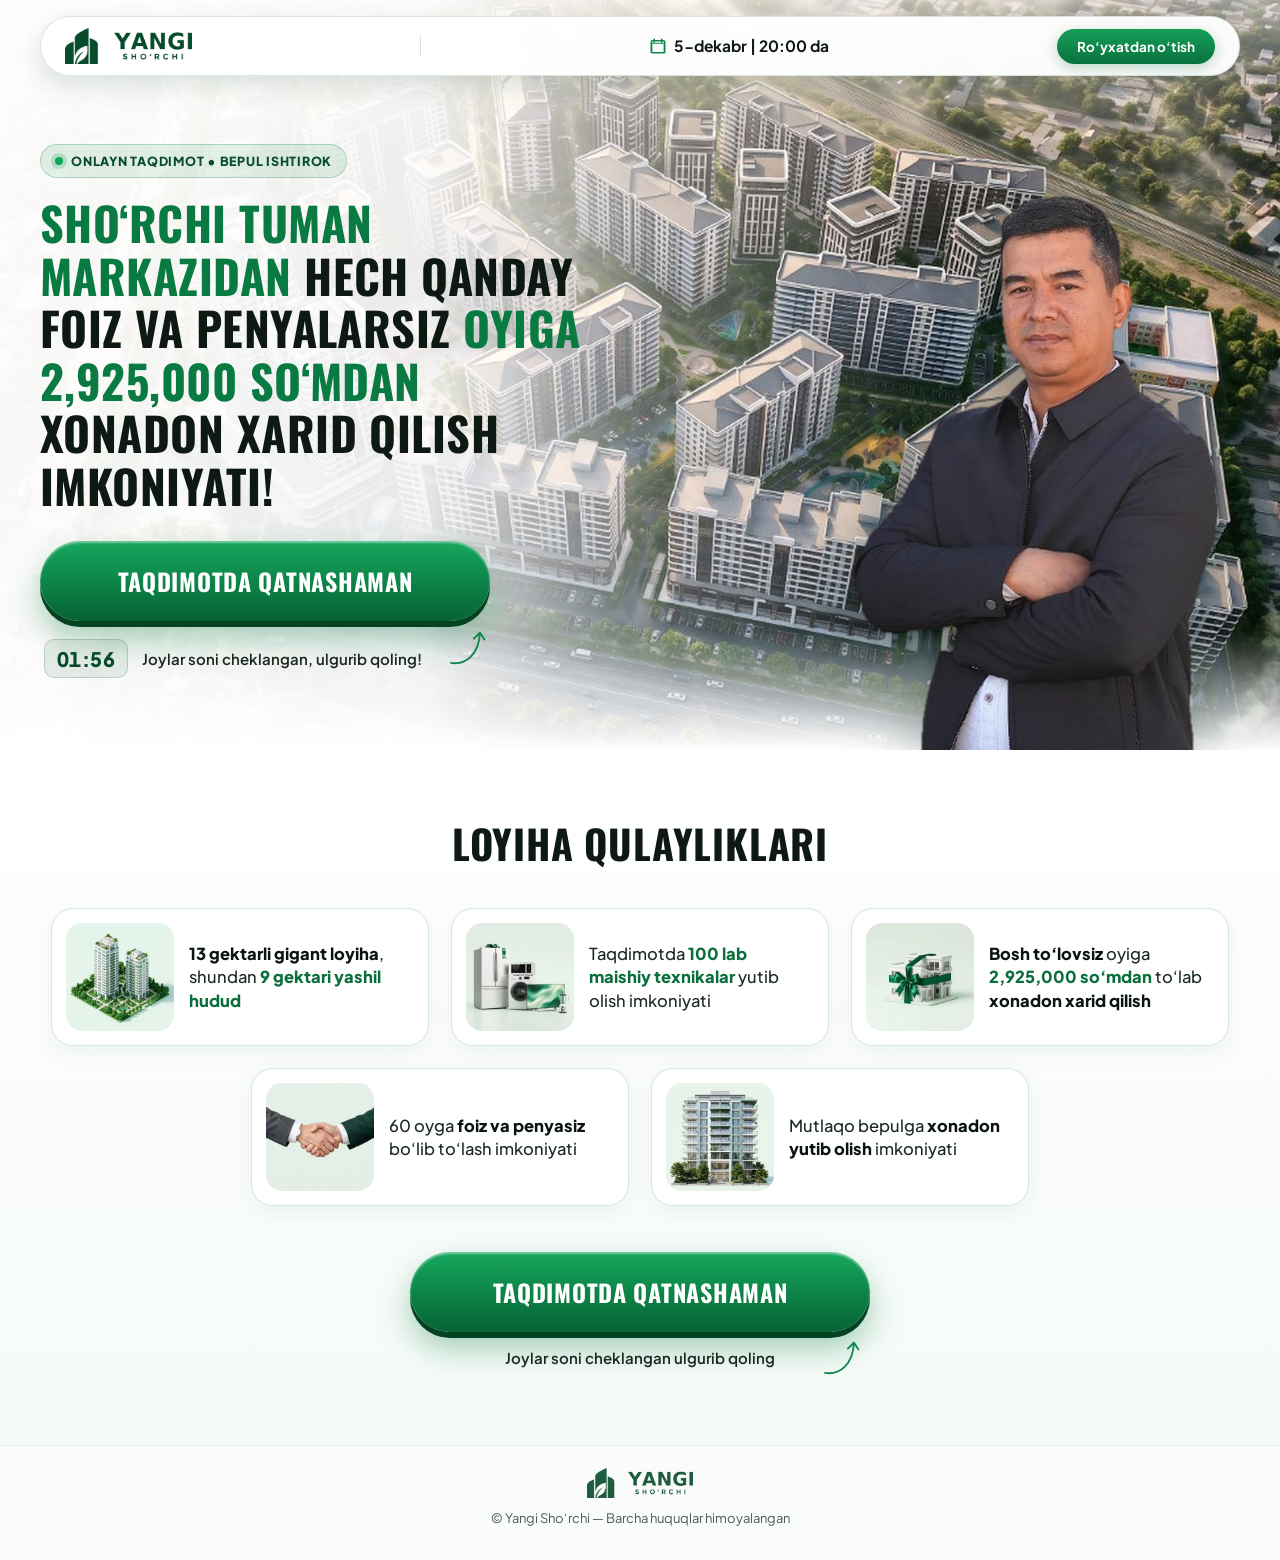
<file: index.html>
<!DOCTYPE html>
<html lang="uz">
<head>
  <meta charset="UTF-8" />
  <meta name="viewport" content="width=device-width, initial-scale=1.0, maximum-scale=5.0" />
  <title>Yangi Sho‘rchi — Maxsus Taqdimot | 5-dekabr 20:00</title>
  <meta name="description" content="Sho‘rchi tuman markazidan hech qanday foiz va penyalarsiz oyiga 2,925,000 so‘mdan xonadon xarid qilish imkoniyati! 5-dekabr soat 20:00 da onlayn taqdimot." />
  <link rel="icon" type="image/png" href="assets/favicon.png" />

  <!-- Rich Telegram / Social Share Preview -->
  <meta property="og:type" content="website" />
  <meta property="og:url" content="https://yangi-shorchi.vercel.app/" />
  <meta property="og:title" content="Yangi Sho‘rchi — 5-dekabr | 20:00 da Maxsus Taqdimot" />
  <meta property="og:description" content="Sho‘rchi tuman markazidan foiz va penyalarsiz oyiga 2,925,000 so‘mdan xonadon xarid qilish imkoniyati!" />
  <meta property="og:image" content="https://yangi-shorchi.vercel.app/assets/hero-pc.jpg" />

  <!-- Preload critical LCP hero assets per device viewport so mobile never downloads desktop images -->
  <link rel="preload" as="image" href="assets/speaker.webp" type="image/webp" fetchpriority="high" />
  <link rel="preload" as="image" href="assets/hero-mobile-16x9.webp" type="image/webp" media="(max-width: 919px)" fetchpriority="high" />
  <link rel="preload" as="image" href="assets/hero-pc.webp" type="image/webp" media="(min-width: 920px)" fetchpriority="high" />

  <!-- Fast non-blocking Google Fonts -->
  <link rel="preconnect" href="https://fonts.googleapis.com" />
  <link rel="preconnect" href="https://fonts.gstatic.com" crossorigin />
  <link href="https://fonts.googleapis.com/css2?family=Oswald:wght@600;700&family=Plus+Jakarta+Sans:wght@500;600;700;800&display=swap" rel="stylesheet" />

  <link rel="stylesheet" href="css/style.css?v=5" />
</head>
<body>
  <!-- ==================== FIXED / STICKY TOP PILL HEADER ==================== -->
  <div class="sticky-header-bar">
    <header class="top-pill">
      <a href="#" class="top-pill__brand" aria-label="Yangi Sho‘rchi bosh sahifa">
        <picture>
          <source srcset="assets/logo-green.webp" type="image/webp" />
          <img
            src="assets/logo-green.png"
            alt="Yangi Sho‘rchi logotipi"
            class="top-pill__logo"
            width="148"
            height="42"
            decoding="async"
          />
        </picture>
      </a>

      <span class="top-pill__divider" aria-hidden="true"></span>

      <div class="top-pill__date">
        <svg class="top-pill__icon" viewBox="0 0 24 24" fill="currentColor" aria-hidden="true">
          <path d="M7 2a1 1 0 0 1 1 1v1h8V3a1 1 0 1 1 2 0v1h1.5A2.5 2.5 0 0 1 22 6.5v13a2.5 2.5 0 0 1-2.5 2.5h-15A2.5 2.5 0 0 1 2 19.5v-13A2.5 2.5 0 0 1 4.5 4H6V3a1 1 0 0 1 1-1Zm12.5 7h-15v10.5c0 .276.224.5.5.5h14c.276 0 .5-.224.5-.5V9ZM6 6H4.5a.5.5 0 0 0-.5.5V7.5h16V6.5a.5.5 0 0 0-.5-.5H18v.5a1 1 0 1 1-2 0V6H8v.5a1 1 0 1 1-2 0V6Z"/>
        </svg>
        <span id="eventDateText">5-dekabr | 20:00 da</span>
      </div>

      <button type="button" class="top-pill__cta" data-open-modal>
        Ro‘yxatdan o‘tish
      </button>
    </header>
  </div>

  <main class="page-shell">
    <!-- ==================== HERO SECTION (PC & MOBILE MASTERPLAN) ==================== -->
    <section class="hero">
      <!-- PC Wide Masterplan Background -->
      <div class="hero__masterplan-bg" aria-hidden="true"></div>

      <div class="hero__container">
        <!-- Left / Top Content Column -->
        <div class="hero__content">
          <div class="hero__badge">
            <span class="hero__badge-dot"></span>
            ONLAYN TAQDIMOT • BEPUL ISHTIROK
          </div>

          <h1 class="hero__title">
            <span class="accent">SHO‘RCHI TUMAN MARKAZIDAN</span>
            HECH QANDAY FOIZ VA PENYALARSIZ
            <span class="accent">OYIGA 2,925,000 SO‘MDAN</span>
            XONADON XARID QILISH IMKONIYATI!
          </h1>

          <!-- Desktop CTA (visible on PC >= 920px) -->
          <div class="cta-block cta-block--desktop">
            <button type="button" class="cta-btn" data-open-modal>
              TAQDIMOTDA QATNASHAMAN
            </button>

            <div class="urgency-row urgency-row--desktop">
              <div class="countdown countdown--desktop" data-countdown aria-live="polite">01:57</div>
              <p class="urgency-text">Joylar soni cheklangan, ulgurib qoling!</p>
              <svg class="urgency-arrow urgency-arrow--desktop" viewBox="0 0 54 58" fill="none" aria-hidden="true">
                <path
                  d="M6 50C25 53 43 39 44 10M44 10L36 18M44 10L50 19"
                  stroke="currentColor"
                  stroke-width="2.5"
                  stroke-linecap="round"
                  stroke-linejoin="round"
                />
              </svg>
            </div>
          </div>
        </div>

        <!-- Right / Bottom Visual Stage (16:9 Crisp Masterplan Band + Centered Speaker on Mobile) -->
        <div class="hero__visual">
          <div class="hero__scene">
            <picture class="hero__mobile-bg-pic">
              <source srcset="assets/hero-mobile-16x9.webp 960w, assets/hero-pc.webp 1920w" sizes="100vw" type="image/webp" />
              <img
                src="assets/hero-pc.jpg"
                alt="Yangi Sho‘rchi 13 gektarli loyiha umumiy ko‘rinishi"
                class="hero__mobile-bg-img"
                width="960"
                height="536"
                fetchpriority="high"
                decoding="async"
              />
            </picture>

            <div class="hero__speaker-wrap">
              <picture>
                <source srcset="assets/speaker.webp" type="image/webp" />
                <img
                  src="assets/speaker.png"
                  alt="Yangi Sho‘rchi loyiha spikeri"
                  class="hero__speaker"
                  width="613"
                  height="900"
                  fetchpriority="high"
                  decoding="async"
                />
              </picture>
            </div>
          </div>

          <!-- Mobile CTA overlapping bottom of speaker (visible on Mobile < 920px) -->
          <div class="cta-block cta-block--mobile">
            <button type="button" class="cta-btn" data-open-modal>
              TAQDIMOTDA QATNASHAMAN
            </button>

            <div class="urgency-row">
              <p class="urgency-text">Joylar soni cheklangan ulgurib qoling</p>
              <svg class="urgency-arrow" viewBox="0 0 54 58" fill="none" aria-hidden="true">
                <path
                  d="M6 50C25 53 43 39 44 10M44 10L36 18M44 10L50 19"
                  stroke="currentColor"
                  stroke-width="2.4"
                  stroke-linecap="round"
                  stroke-linejoin="round"
                />
              </svg>
            </div>

            <div class="countdown" id="countdownTimer" data-countdown aria-live="polite">01:57</div>
          </div>
        </div>
      </div>
    </section>

    <!-- ==================== LOYIHA QULAYLIKLARI ==================== -->
    <section class="features" aria-labelledby="featuresHeading">
      <div class="features__inner">
        <h2 id="featuresHeading" class="section-title">LOYIHA QULAYLIKLARI</h2>

        <div class="features-list">
          <!-- 1 -->
          <article class="feature-card">
            <div class="feature-card__thumb">
              <picture>
                <source srcset="assets/card-park.webp" type="image/webp" />
                <img src="assets/card-park.jpg" alt="13 gektarli gigant loyiha va 9 gektar yashil hudud" loading="lazy" decoding="async" width="104" height="104" />
              </picture>
            </div>
            <p class="feature-card__body">
              <strong>13 gektarli gigant loyiha</strong>, shundan <span class="green-tag">9 gektari yashil hudud</span>
            </p>
          </article>

          <!-- 2 -->
          <article class="feature-card">
            <div class="feature-card__thumb">
              <picture>
                <source srcset="assets/card-appliances.webp" type="image/webp" />
                <img src="assets/card-appliances.jpg" alt="100 lab maishiy texnikalar" loading="lazy" decoding="async" width="104" height="104" />
              </picture>
            </div>
            <p class="feature-card__body">
              Taqdimotda <span class="green-tag">100 lab maishiy texnikalar</span> yutib olish imkoniyati
            </p>
          </article>

          <!-- 3 -->
          <article class="feature-card">
            <div class="feature-card__thumb">
              <picture>
                <source srcset="assets/card-home.webp" type="image/webp" />
                <img src="assets/card-home.jpg" alt="Bosh to'lovsiz oyiga 2,925,000 so'mdan xonadon" loading="lazy" decoding="async" width="104" height="104" />
              </picture>
            </div>
            <p class="feature-card__body">
              <strong>Bosh to‘lovsiz</strong> oyiga <span class="green-tag">2,925,000 so‘mdan</span> to‘lab <strong>xonadon xarid qilish</strong>
            </p>
          </article>

          <!-- 4 -->
          <article class="feature-card">
            <div class="feature-card__thumb">
              <picture>
                <source srcset="assets/card-handshake.webp" type="image/webp" />
                <img src="assets/card-handshake.jpg" alt="60 oyga foiz va penyasiz bo'lib to'lash" loading="lazy" decoding="async" width="104" height="104" />
              </picture>
            </div>
            <p class="feature-card__body">
              60 oyga <strong>foiz va penyasiz</strong> bo‘lib to‘lash imkoniyati
            </p>
          </article>

          <!-- 5 -->
          <article class="feature-card">
            <div class="feature-card__thumb">
              <picture>
                <source srcset="assets/card-building.webp" type="image/webp" />
                <img src="assets/card-building.jpg" alt="Mutlaqo bepulga xonadon yutib olish imkoniyati" loading="lazy" decoding="async" width="104" height="104" />
              </picture>
            </div>
            <p class="feature-card__body">
              Mutlaqo bepulga <strong>xonadon yutib olish</strong> imkoniyati
            </p>
          </article>
        </div>

        <!-- Bottom CTA -->
        <div class="cta-block cta-block--bottom">
          <button type="button" class="cta-btn" data-open-modal>
            TAQDIMOTDA QATNASHAMAN
          </button>

          <div class="urgency-row">
            <p class="urgency-text">Joylar soni cheklangan ulgurib qoling</p>
            <svg class="urgency-arrow" viewBox="0 0 54 58" fill="none" aria-hidden="true">
              <path
                d="M6 50C25 53 43 39 44 10M44 10L36 18M44 10L50 19"
                stroke="currentColor"
                stroke-width="2.4"
                stroke-linecap="round"
                stroke-linejoin="round"
              />
            </svg>
          </div>
        </div>
      </div>
    </section>

    <footer class="site-footer">
      <picture>
        <source srcset="assets/logo-green.webp" type="image/webp" />
        <img src="assets/logo-green.png" alt="Yangi Sho‘rchi" class="site-footer__logo" width="132" height="38" loading="lazy" decoding="async" />
      </picture>
      <p class="site-footer__copy">© Yangi Sho‘rchi — Barcha huquqlar himoyalangan</p>
    </footer>
  </main>

  <!-- ==================== REGISTRATION MODAL ==================== -->
  <div
    class="modal-backdrop"
    id="registerModal"
    role="dialog"
    aria-modal="true"
    aria-labelledby="modalTitle"
    aria-hidden="true"
  >
    <div class="modal-card">
      <button type="button" class="modal-close" id="closeModalBtn" aria-label="Yopish">
        &times;
      </button>

      <h2 class="modal-title" id="modalTitle">Ro‘yxatdan o‘tish</h2>

      <form id="leadForm" novalidate>
        <label for="nameInput" class="field-label">Ismingiz</label>
        <div class="input-group" id="nameGroup">
          <input
            type="text"
            id="nameInput"
            class="text-input"
            autocomplete="name"
            placeholder="Ismingizni kiriting"
            maxlength="60"
            required
          />
        </div>

        <label for="phoneInput" class="field-label">Telefon raqamingiz</label>

        <div class="phone-group" id="phoneGroup">
          <span class="country-prefix" aria-hidden="true">+998</span>

          <input
            type="tel"
            id="phoneInput"
            class="phone-input"
            inputmode="numeric"
            autocomplete="tel-national"
            placeholder="88 888 88 88"
            required
          />
        </div>

        <div class="form-error" id="formError" role="alert"></div>

        <button type="submit" class="submit-btn" id="submitBtn">
          DAVOM ETISH
        </button>
      </form>
    </div>
  </div>

  <script src="js/config.js?v=6"></script>
  <script src="js/main.js?v=6" defer></script>
</body>
</html>
</file>
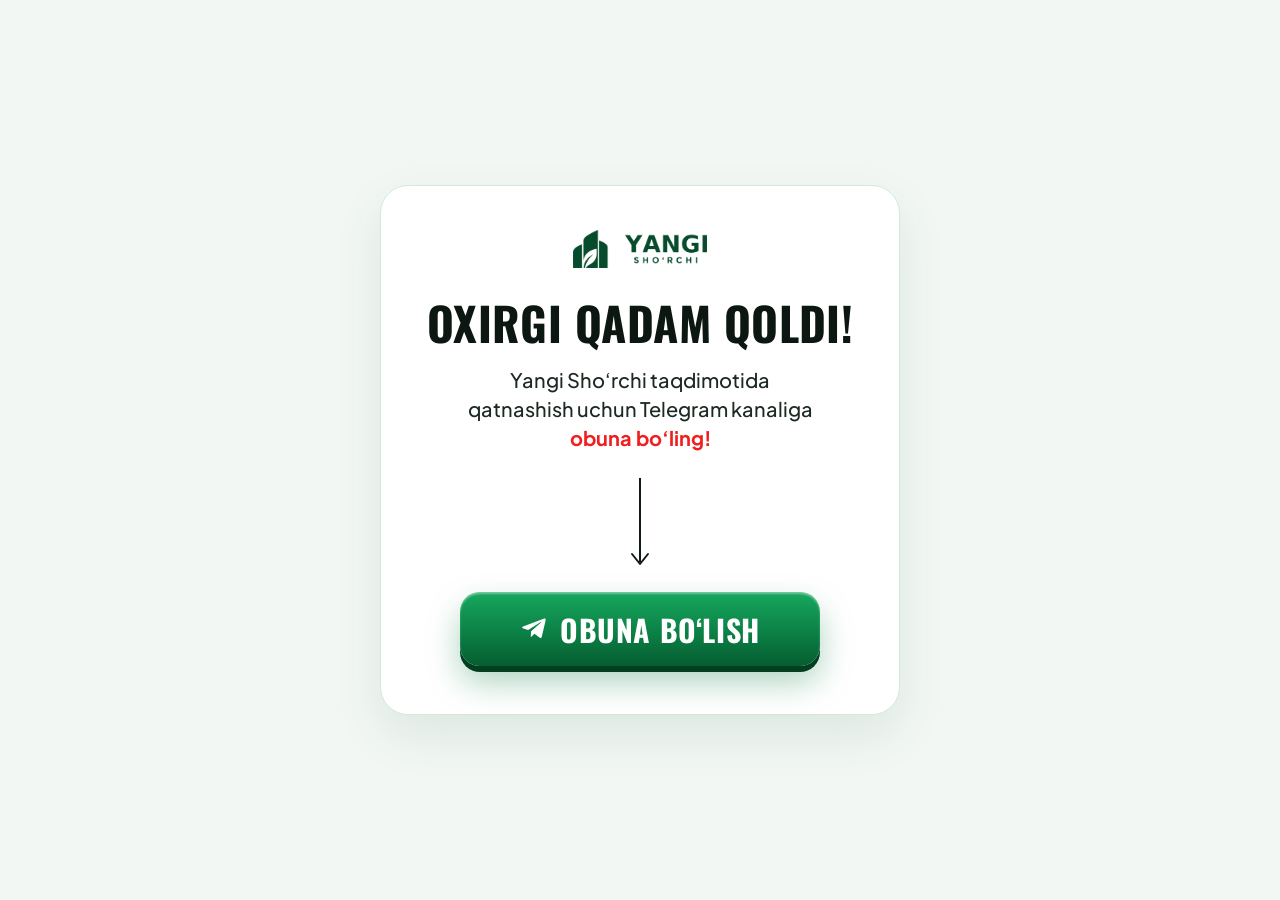
<file: thankYou.html>
<!DOCTYPE html>
<html lang="uz">
<head>
  <meta charset="UTF-8" />
  <meta name="viewport" content="width=device-width, initial-scale=1.0, maximum-scale=5.0" />
  <title>Oxirgi qadam qoldi! — Yangi Sho‘rchi</title>
  <link rel="icon" type="image/png" href="assets/favicon.png" />

  <link rel="preconnect" href="https://fonts.googleapis.com" />
  <link rel="preconnect" href="https://fonts.gstatic.com" crossorigin />
  <link href="https://fonts.googleapis.com/css2?family=Oswald:wght@600;700&family=Plus+Jakarta+Sans:wght@500;600;700;800&display=swap" rel="stylesheet" />

  <link rel="stylesheet" href="css/style.css?v=5" />
</head>
<body class="thankyou-body">
  <main class="thankyou-card">
    <picture>
      <source srcset="assets/logo-green.webp" type="image/webp" />
      <img
        src="assets/logo-green.png"
        alt="Yangi Sho‘rchi"
        class="thankyou-logo"
        width="148"
        height="42"
        decoding="async"
      />
    </picture>

    <h1 class="thankyou-title">OXIRGI QADAM QOLDI!</h1>

    <p class="thankyou-subtitle">
      Yangi Sho‘rchi taqdimotida qatnashish uchun Telegram kanaliga
      <span class="highlight-red">obuna bo‘ling!</span>
    </p>

    <div class="down-arrow-wrap" aria-hidden="true">
      <svg width="26" height="92" viewBox="0 0 26 92" fill="none">
        <line x1="13" y1="2" x2="13" y2="86" stroke="#101a14" stroke-width="2" />
        <path d="M5 78L13 88L21 78" stroke="#101a14" stroke-width="2" stroke-linecap="round" stroke-linejoin="round" />
      </svg>
    </div>

    <a
      id="telegramChannelBtn"
      href="https://t.me/oscar_building"
      class="telegram-btn"
      rel="noopener noreferrer"
    >
      <svg viewBox="0 0 24 24" fill="currentColor" aria-hidden="true">
        <path d="M21.94 4.66c.33-1.39-.5-1.94-1.7-1.49L2.68 9.95c-1.2.47-1.18 1.14-.2 1.44l4.5 1.4 10.45-6.59c.49-.3.94-.14.57.19L9.54 14.03l-.32 4.66c.46 0 .67-.21.93-.46l2.22-2.16 4.62 3.41c.85.47 1.46.23 1.67-.78l3.28-14.04Z"/>
      </svg>
      <span>OBUNA BO‘LISH</span>
    </a>
  </main>

  <script src="js/config.js?v=6"></script>
  <script src="js/main.js?v=6" defer></script>
</body>
</html>
</file>
<file: css/style.css>
/* ==========================================================================
   YANGI SHO'RCHI — HIGH-PERFORMANCE 60/120FPS CSS (PC + MOBILE)
   Zero layout-shift, GPU-composited animations, WebP image-set
   ========================================================================== */

:root {
  --brand-dark: #064b2b;
  --brand-primary: #0a6e3d;
  --brand-vivid: #0d874b;
  --brand-light: #eaf5ef;
  --brand-surface: #f4faf6;
  --brand-border: #d4e8dc;
  --text-main: #0f1913;
  --text-muted: #4a5d52;
  --white: #ffffff;
  --danger: #e52525;
  --shadow-soft: 0 12px 34px rgba(6, 75, 43, 0.12);
  --shadow-card: 0 6px 20px rgba(6, 75, 43, 0.06);
}

*,
*::before,
*::after {
  box-sizing: border-box;
  margin: 0;
  padding: 0;
}

html {
  scroll-behavior: smooth;
  -webkit-text-size-adjust: 100%;
}

body {
  font-family: 'Plus Jakarta Sans', -apple-system, BlinkMacSystemFont, 'Segoe UI', Roboto, sans-serif;
  background: var(--white);
  color: var(--text-main);
  line-height: 1.45;
  min-height: 100vh;
  overflow-x: clip;
  -webkit-font-smoothing: antialiased;
}

.page-shell {
  width: 100%;
  background: var(--white);
  min-height: 100vh;
  position: relative;
}

/* ==========================================================================
   FIXED / PINNED TOP PILL HEADER (GPU Layer Promoted — Zero Scroll Jitter)
   ========================================================================== */
.sticky-header-bar {
  position: fixed;
  top: 10px;
  left: 0;
  right: 0;
  z-index: 900;
  padding: 0 14px;
  pointer-events: none;
  transform: translate3d(0, 0, 0);
  will-change: transform;
}

.top-pill {
  pointer-events: auto;
  max-width: 500px;
  margin: 0 auto;
  display: flex;
  align-items: center;
  justify-content: space-between;
  gap: 10px;
  background: rgba(255, 255, 255, 0.96);
  backdrop-filter: blur(12px);
  -webkit-backdrop-filter: blur(12px);
  border: 1px solid rgba(6, 75, 43, 0.14);
  border-radius: 999px;
  padding: 9px 18px;
  box-shadow: 0 10px 28px rgba(6, 55, 30, 0.14);
}

.top-pill__brand {
  display: inline-flex;
  align-items: center;
  text-decoration: none;
  flex-shrink: 0;
}

.top-pill__logo {
  height: 31px;
  width: auto;
  object-fit: contain;
  display: block;
}

.top-pill__divider {
  width: 1px;
  height: 22px;
  background: rgba(6, 75, 43, 0.16);
  flex-shrink: 0;
}

.top-pill__date {
  display: inline-flex;
  align-items: center;
  gap: 7px;
  font-size: 14px;
  font-weight: 700;
  color: var(--text-main);
  white-space: nowrap;
}

.top-pill__icon {
  width: 18px;
  height: 18px;
  color: var(--brand-vivid);
  flex-shrink: 0;
}

.top-pill__cta {
  display: none;
  border: none;
  border-radius: 999px;
  background: linear-gradient(180deg, #159e58 0%, #09723d 100%);
  color: var(--white);
  font-family: inherit;
  font-size: 13.5px;
  font-weight: 700;
  padding: 9px 20px;
  cursor: pointer;
  box-shadow: 0 4px 14px rgba(10, 114, 61, 0.28);
  transition: transform 0.15s ease, filter 0.15s ease;
  white-space: nowrap;
}

.top-pill__cta:hover {
  filter: brightness(1.06);
  transform: translate3d(0, -1px, 0);
}

/* ==========================================================================
   HERO SECTION — MOBILE (< 920px): PURE WHITE TOP + CRISP 16:9 BAND + SPEAKER
   ========================================================================== */
.hero {
  position: relative;
  padding: 78px 16px 18px;
  overflow: hidden;
  background: var(--white);
}

.hero__masterplan-bg {
  display: none;
}

.hero__container {
  position: relative;
  z-index: 2;
  max-width: 500px;
  margin: 0 auto;
}

.hero__content {
  text-align: center;
}

.hero__badge {
  display: none;
}

.hero__title {
  font-family: 'Oswald', Impact, 'Arial Narrow', sans-serif;
  font-weight: 700;
  font-size: clamp(23px, 6.2vw, 30px);
  line-height: 1.18;
  letter-spacing: 0.01em;
  text-transform: uppercase;
  color: var(--text-main);
  margin: 0 auto 4px;
  max-width: 450px;
}

.hero__title .accent {
  color: #087a42;
}

.hero__visual {
  position: relative;
  margin-top: 4px;
}

.hero__scene {
  position: relative;
  margin: 0 -16px;
  padding-top: 10px;
  display: flex;
  flex-direction: column;
  align-items: center;
}

.hero__mobile-bg-pic {
  position: absolute;
  top: 0;
  left: 50%;
  transform: translateX(-50%);
  width: 108%;
  max-width: 620px;
  z-index: 1;
  pointer-events: none;
  user-select: none;
  display: block;
}

.hero__mobile-bg-img {
  width: 100%;
  height: auto;
  aspect-ratio: 16 / 9.6;
  object-fit: cover;
  object-position: center 46%;
  display: block;
  -webkit-mask-image: linear-gradient(
    180deg,
    transparent 0%,
    rgba(0, 0, 0, 0.65) 11%,
    #000000 22%,
    #000000 78%,
    rgba(0, 0, 0, 0.55) 90%,
    transparent 100%
  );
  mask-image: linear-gradient(
    180deg,
    transparent 0%,
    rgba(0, 0, 0, 0.65) 11%,
    #000000 22%,
    #000000 78%,
    rgba(0, 0, 0, 0.55) 90%,
    transparent 100%
  );
}

.hero__speaker-wrap {
  position: relative;
  z-index: 2;
  display: flex;
  justify-content: center;
  align-items: flex-end;
  padding-top: 26px;
}

.hero__speaker-wrap picture {
  display: flex;
  justify-content: center;
  width: 100%;
}

.hero__speaker {
  width: min(58%, 242px);
  height: auto;
  display: block;
  filter: drop-shadow(0 12px 24px rgba(5, 32, 18, 0.28));
  user-select: none;
  pointer-events: none;
}

/* CTA visibility switches */
.cta-block--desktop {
  display: none;
}

.cta-block--mobile {
  position: relative;
  z-index: 3;
  margin-top: -28px;
}

.cta-block--bottom {
  max-width: 460px;
  margin: 0 auto;
}

/* Big 3D Glossy Green Capsule Button (GPU Composited Shimmer) */
.cta-btn {
  position: relative;
  width: 100%;
  min-height: 74px;
  border: none;
  border-radius: 999px;
  cursor: pointer;
  font-family: 'Oswald', sans-serif;
  font-size: clamp(20px, 5.2vw, 24px);
  font-weight: 700;
  letter-spacing: 0.03em;
  text-transform: uppercase;
  color: var(--white);
  background: linear-gradient(180deg, #17a85e 0%, #0c8246 54%, #076334 100%);
  box-shadow:
    0 6px 0 #044222,
    0 16px 32px rgba(12, 130, 70, 0.38),
    inset 0 2px 2px rgba(255, 255, 255, 0.42);
  transition: transform 0.15s ease, box-shadow 0.15s ease, filter 0.15s ease;
  overflow: hidden;
  display: inline-flex;
  align-items: center;
  justify-content: center;
  padding: 14px 26px;
  -webkit-tap-highlight-color: transparent;
  touch-action: manipulation;
}

/* Pure GPU transform shimmer (zero layout/paint cost on mobile CPU) */
.cta-btn::after {
  content: "";
  position: absolute;
  top: -50%;
  left: 0;
  width: 38%;
  height: 200%;
  background: linear-gradient(
    90deg,
    rgba(255, 255, 255, 0) 0%,
    rgba(255, 255, 255, 0.28) 50%,
    rgba(255, 255, 255, 0) 100%
  );
  transform: translate3d(-180%, 0, 0) rotate(24deg);
  will-change: transform;
  animation: ctaShimmerGPU 3.6s infinite ease-in-out;
  pointer-events: none;
}

@keyframes ctaShimmerGPU {
  0% {
    transform: translate3d(-180%, 0, 0) rotate(24deg);
  }
  42%,
  100% {
    transform: translate3d(380%, 0, 0) rotate(24deg);
  }
}

.cta-btn:hover {
  filter: brightness(1.04);
  transform: translate3d(0, -2px, 0);
  box-shadow:
    0 8px 0 #044222,
    0 20px 36px rgba(12, 130, 70, 0.44),
    inset 0 2px 2px rgba(255, 255, 255, 0.45);
}

.cta-btn:active {
  transform: translate3d(0, 3px, 0);
  box-shadow:
    0 3px 0 #044222,
    0 10px 20px rgba(12, 130, 70, 0.3),
    inset 0 2px 2px rgba(255, 255, 255, 0.35);
}

.urgency-row {
  position: relative;
  display: flex;
  align-items: center;
  justify-content: center;
  margin-top: 15px;
  padding: 0 28px;
}

.urgency-text {
  font-size: 15px;
  font-weight: 600;
  color: #192820;
}

.urgency-arrow {
  position: absolute;
  right: 8px;
  top: -12px;
  width: 42px;
  height: 44px;
  color: var(--brand-vivid);
  pointer-events: none;
}

.countdown {
  margin-top: 8px;
  text-align: center;
  font-size: 28px;
  font-weight: 800;
  color: var(--text-main);
  font-variant-numeric: tabular-nums;
  letter-spacing: 0.02em;
}

/* ==========================================================================
   FEATURES SECTION ("LOYIHA QULAYLIKLARI" — Offscreen Render Deferred)
   ========================================================================== */
.features {
  padding: 28px 16px 46px;
  background: var(--white);
  content-visibility: auto;
  contain-intrinsic-size: auto 620px;
}

.features__inner {
  max-width: 500px;
  margin: 0 auto;
}

.section-title {
  font-family: 'Oswald', Impact, sans-serif;
  font-size: clamp(27px, 6.5vw, 38px);
  font-weight: 700;
  text-transform: uppercase;
  text-align: center;
  letter-spacing: 0.02em;
  color: var(--text-main);
  margin-bottom: 22px;
}

.features-list {
  display: flex;
  flex-direction: column;
  gap: 14px;
  margin-bottom: 30px;
}

.feature-card {
  display: flex;
  align-items: center;
  gap: 15px;
  background: var(--white);
  border: 1.5px solid var(--brand-border);
  border-radius: 20px;
  padding: 10px 16px 10px 10px;
  box-shadow: var(--shadow-card);
  transition: transform 0.2s ease, border-color 0.2s ease, box-shadow 0.2s ease;
}

.feature-card:hover {
  transform: translate3d(0, -3px, 0);
  border-color: #8cc9a8;
  box-shadow: 0 14px 30px rgba(6, 75, 43, 0.1);
}

.feature-card__thumb {
  width: 96px;
  height: 96px;
  border-radius: 15px;
  overflow: hidden;
  background: var(--brand-light);
  flex-shrink: 0;
  display: flex;
  align-items: center;
  justify-content: center;
}

.feature-card__thumb picture,
.feature-card__thumb img {
  width: 100%;
  height: 100%;
  object-fit: cover;
  display: block;
}

.feature-card__body {
  flex: 1;
  font-size: 15.5px;
  line-height: 1.38;
  color: #1c2b22;
  font-weight: 500;
}

.feature-card__body strong {
  font-weight: 800;
  color: #09150e;
}

.feature-card__body .green-tag {
  color: var(--brand-primary);
  font-weight: 800;
}

.site-footer {
  padding: 22px 16px 32px;
  border-top: 1px solid #e6f0ea;
  text-align: center;
  background: #f9fcfa;
}

.site-footer__logo {
  height: 30px;
  width: auto;
  opacity: 0.9;
  margin-bottom: 6px;
}

.site-footer__copy {
  font-size: 13px;
  color: var(--text-muted);
}

/* ==========================================================================
   DESKTOP / PC LAYOUT (>= 920px) — WEBP IMAGE-SET & 2-COLUMN HERO
   ========================================================================== */
@media (min-width: 920px) {
  .sticky-header-bar {
    top: 16px;
    padding: 0 32px;
  }

  .top-pill {
    max-width: 1200px;
    padding: 11px 24px;
  }

  .top-pill__logo {
    height: 36px;
  }

  .top-pill__date {
    font-size: 15.5px;
  }

  .top-pill__cta {
    display: inline-flex;
    align-items: center;
  }

  .hero {
    min-height: 740px;
    padding: 116px 32px 0;
    display: flex;
    align-items: stretch;
  }

  .hero__masterplan-bg {
    display: block;
    position: absolute;
    inset: 0;
    z-index: 1;
    background-image: url('../assets/hero-pc.jpg');
    background-image: -webkit-image-set(
      url('../assets/hero-pc.webp') 1x,
      url('../assets/hero-pc.jpg') 1x
    );
    background-image: image-set(
      url('../assets/hero-pc.webp') type('image/webp'),
      url('../assets/hero-pc.jpg') type('image/jpeg')
    );
    background-size: cover;
    background-position: 65% center;
  }

  .hero__masterplan-bg::before {
    content: "";
    position: absolute;
    inset: 0;
    background:
      linear-gradient(
        90deg,
        rgba(255, 255, 255, 0.96) 0%,
        rgba(255, 255, 255, 0.90) 33%,
        rgba(255, 255, 255, 0.30) 52%,
        rgba(255, 255, 255, 0.02) 74%
      ),
      linear-gradient(
        180deg,
        rgba(255, 255, 255, 0.40) 0%,
        rgba(255, 255, 255, 0) 18%,
        rgba(255, 255, 255, 0) 84%,
        #ffffff 100%
      );
  }

  .hero__mobile-bg-pic {
    display: none;
  }

  .hero__scene {
    margin: 0;
    padding-top: 0;
  }

  .hero__container {
    max-width: 1200px;
    width: 100%;
    display: grid;
    grid-template-columns: minmax(460px, 560px) 1fr;
    align-items: end;
    gap: 32px;
  }

  .hero__content {
    text-align: left;
    padding: 28px 0 72px;
  }

  .hero__badge {
    display: inline-flex;
    align-items: center;
    gap: 8px;
    background: rgba(13, 135, 75, 0.11);
    border: 1px solid rgba(13, 135, 75, 0.26);
    color: var(--brand-dark);
    font-size: 12.5px;
    font-weight: 800;
    letter-spacing: 0.06em;
    padding: 7px 14px;
    border-radius: 999px;
    margin-bottom: 18px;
  }

  .hero__badge-dot {
    width: 8px;
    height: 8px;
    border-radius: 50%;
    background: #10a35a;
    box-shadow: 0 0 0 4px rgba(16, 163, 90, 0.22);
  }

  .hero__title {
    font-size: clamp(38px, 3.6vw, 48px);
    line-height: 1.14;
    margin: 0 0 30px;
    max-width: 560px;
  }

  .cta-block--mobile {
    display: none;
  }

  .cta-block--desktop {
    display: block;
    max-width: 450px;
  }

  .cta-btn {
    min-height: 80px;
    font-size: 24px;
  }

  .urgency-row--desktop {
    justify-content: flex-start;
    gap: 14px;
    padding: 0 44px 0 4px;
    margin-top: 18px;
  }

  .countdown--desktop {
    margin-top: 0;
    background: rgba(6, 75, 43, 0.09);
    border: 1px solid rgba(6, 75, 43, 0.18);
    color: var(--brand-dark);
    font-size: 20px;
    padding: 4px 12px;
    border-radius: 10px;
  }

  .urgency-arrow--desktop {
    right: 2px;
    top: -14px;
  }

  .hero__visual {
    margin-top: 0;
    display: flex;
    justify-content: flex-end;
    align-items: flex-end;
    height: 100%;
    padding-right: 12px;
  }

  .hero__speaker-wrap {
    padding-top: 0;
    align-items: flex-end;
  }

  .hero__speaker-wrap picture {
    width: auto;
  }

  .hero__speaker {
    width: clamp(340px, 30vw, 430px);
    filter: drop-shadow(0 18px 38px rgba(5, 32, 18, 0.38));
  }

  .features {
    padding: 64px 32px 76px;
    background: linear-gradient(180deg, #ffffff 0%, #f5faf7 100%);
  }

  .features__inner {
    max-width: 1180px;
  }

  .section-title {
    font-size: 40px;
    margin-bottom: 36px;
  }

  .features-list {
    flex-direction: row;
    flex-wrap: wrap;
    justify-content: center;
    gap: 22px;
    margin-bottom: 46px;
  }

  .feature-card {
    width: calc(33.333% - 15px);
    min-width: 310px;
    padding: 14px 20px 14px 14px;
    border-radius: 22px;
  }

  .feature-card__thumb {
    width: 108px;
    height: 108px;
    border-radius: 16px;
  }

  .feature-card__body {
    font-size: 16.5px;
    line-height: 1.42;
  }

  .cta-block--bottom {
    max-width: 460px;
  }
}

/* ==========================================================================
   MODAL ("Ro'yxatdan o'tish")
   ========================================================================== */
.modal-backdrop {
  position: fixed;
  inset: 0;
  z-index: 1000;
  background: rgba(9, 25, 17, 0.58);
  backdrop-filter: blur(5px);
  -webkit-backdrop-filter: blur(5px);
  display: flex;
  align-items: center;
  justify-content: center;
  padding: 18px;
  opacity: 0;
  visibility: hidden;
  transition: opacity 0.2s ease, visibility 0.2s ease;
}

.modal-backdrop.is-open {
  opacity: 1;
  visibility: visible;
}

.modal-card {
  position: relative;
  width: 100%;
  max-width: 420px;
  background: var(--white);
  border-radius: 18px;
  padding: 28px 24px 26px;
  box-shadow: 0 24px 60px rgba(4, 38, 20, 0.28);
  transform: translate3d(0, 14px, 0) scale(0.97);
  transition: transform 0.2s cubic-bezier(0.16, 1, 0.3, 1);
  will-change: transform;
}

.modal-backdrop.is-open .modal-card {
  transform: translate3d(0, 0, 0) scale(1);
}

.modal-close {
  position: absolute;
  top: 14px;
  right: 14px;
  width: 34px;
  height: 34px;
  border: none;
  background: transparent;
  color: #36473d;
  font-size: 24px;
  line-height: 1;
  cursor: pointer;
  border-radius: 50%;
  display: inline-flex;
  align-items: center;
  justify-content: center;
  transition: background 0.15s ease, color 0.15s ease;
}

.modal-close:hover {
  background: #eff6f2;
  color: var(--brand-dark);
}

.modal-title {
  font-size: 22px;
  font-weight: 800;
  text-align: center;
  color: #101a14;
  margin-bottom: 22px;
}

.field-label {
  display: block;
  font-size: 14px;
  font-weight: 600;
  color: #24332a;
  margin-bottom: 7px;
}

.input-group {
  display: flex;
  align-items: center;
  border: 1.5px solid #1b7f4b;
  border-radius: 10px;
  background: var(--white);
  height: 50px;
  padding: 0 14px;
  margin-bottom: 14px;
  transition: box-shadow 0.16s ease, border-color 0.16s ease;
}

.input-group:focus-within {
  border-color: #086938;
  box-shadow: 0 0 0 3.5px rgba(14, 138, 77, 0.16);
}

.input-group.has-error {
  border-color: var(--danger);
  box-shadow: 0 0 0 3px rgba(229, 37, 37, 0.14);
}

.text-input {
  width: 100%;
  border: none;
  outline: none;
  background: transparent;
  font-family: inherit;
  font-size: 16px;
  font-weight: 600;
  color: #101a14;
}

.text-input::placeholder {
  color: #9aa8a0;
  font-weight: 500;
}

.phone-group {
  display: flex;
  align-items: center;
  border: 1.5px solid #1b7f4b;
  border-radius: 10px;
  background: var(--white);
  height: 50px;
  padding: 0 12px;
  transition: box-shadow 0.16s ease, border-color 0.16s ease;
}

.phone-group:focus-within {
  border-color: #086938;
  box-shadow: 0 0 0 3.5px rgba(14, 138, 77, 0.16);
}

.phone-group.has-error {
  border-color: var(--danger);
  box-shadow: 0 0 0 3px rgba(229, 37, 37, 0.14);
}

.country-prefix {
  font-family: inherit;
  font-size: 16px;
  font-weight: 700;
  color: #101a14;
  padding: 0 11px 0 2px;
  margin-right: 10px;
  border-right: 1.5px solid #dce8e1;
  height: 28px;
  line-height: 28px;
  user-select: none;
  flex-shrink: 0;
}

.phone-input {
  flex: 1;
  border: none;
  outline: none;
  background: transparent;
  font-family: inherit;
  font-size: 16.5px;
  font-weight: 600;
  color: #101a14;
  letter-spacing: 0.02em;
  width: 100%;
}

.phone-input::placeholder {
  color: #9aa8a0;
  font-weight: 500;
}

.form-error {
  min-height: 20px;
  font-size: 13px;
  font-weight: 600;
  color: var(--danger);
  margin-top: 6px;
  margin-bottom: 6px;
}

.submit-btn {
  width: 100%;
  height: 52px;
  border: none;
  border-radius: 10px;
  background: #066e3a;
  color: var(--white);
  font-family: inherit;
  font-size: 16px;
  font-weight: 800;
  letter-spacing: 0.04em;
  text-transform: uppercase;
  cursor: pointer;
  transition: background 0.16s ease, transform 0.12s ease;
  display: inline-flex;
  align-items: center;
  justify-content: center;
  gap: 8px;
  touch-action: manipulation;
}

.submit-btn:hover {
  background: #05592e;
}

.submit-btn:active {
  transform: scale(0.99);
}

.submit-btn:disabled {
  opacity: 0.72;
  cursor: wait;
}

/* ==========================================================================
   THANK YOU PAGE ("OXIRGI QADAM QOLDI!")
   ========================================================================== */
.thankyou-body {
  background: #f2f7f4;
  min-height: 100vh;
  display: flex;
  align-items: center;
  justify-content: center;
  padding: 24px 16px;
}

.thankyou-card {
  width: 100%;
  max-width: 520px;
  background: var(--white);
  border: 1px solid var(--brand-border);
  border-radius: 28px;
  padding: 44px 28px 48px;
  text-align: center;
  box-shadow: 0 20px 50px rgba(6, 75, 43, 0.09);
}

.thankyou-logo {
  height: 38px;
  width: auto;
  margin-bottom: 24px;
}

.thankyou-title {
  font-family: 'Oswald', Impact, sans-serif;
  font-size: clamp(34px, 8vw, 46px);
  font-weight: 700;
  text-transform: uppercase;
  letter-spacing: 0.01em;
  color: #0d1711;
  line-height: 1.1;
  margin-bottom: 18px;
}

.thankyou-subtitle {
  font-size: clamp(17px, 4.4vw, 20px);
  line-height: 1.45;
  color: #1c2a22;
  font-weight: 500;
  max-width: 360px;
  margin: 0 auto 24px;
}

.thankyou-subtitle .highlight-red {
  color: #f01e1e;
  font-weight: 700;
}

.down-arrow-wrap {
  display: flex;
  justify-content: center;
  margin-bottom: 24px;
  will-change: transform;
  animation: arrowBounceGPU 1.6s infinite ease-in-out;
}

@keyframes arrowBounceGPU {
  0%,
  100% {
    transform: translate3d(0, 0, 0);
  }
  50% {
    transform: translate3d(0, 7px, 0);
  }
}

.telegram-btn {
  display: inline-flex;
  align-items: center;
  justify-content: center;
  gap: 12px;
  width: 100%;
  max-width: 360px;
  min-height: 74px;
  border-radius: 20px;
  text-decoration: none;
  font-family: 'Oswald', Impact, sans-serif;
  font-size: clamp(24px, 6vw, 30px);
  font-weight: 700;
  letter-spacing: 0.02em;
  text-transform: uppercase;
  color: var(--white);
  background: linear-gradient(180deg, #17a85e 0%, #0b7e44 58%, #065d31 100%);
  box-shadow:
    0 6px 0 #043e20,
    0 16px 32px rgba(11, 126, 68, 0.34),
    inset 0 2px 2px rgba(255, 255, 255, 0.38);
  transition: transform 0.15s ease, filter 0.15s ease, box-shadow 0.15s ease;
  touch-action: manipulation;
}

.telegram-btn:hover {
  filter: brightness(1.05);
  transform: translate3d(0, -2px, 0);
}

.telegram-btn:active {
  transform: translate3d(0, 3px, 0);
  box-shadow:
    0 3px 0 #043e20,
    0 10px 20px rgba(11, 126, 68, 0.28);
}

.telegram-btn svg {
  width: 28px;
  height: 28px;
  flex-shrink: 0;
}

@media (prefers-reduced-motion: reduce) {
  .cta-btn::after,
  .down-arrow-wrap {
    animation: none;
  }
}

@media (max-width: 375px) {
  .top-pill {
    padding: 8px 12px;
  }
  .top-pill__logo {
    height: 25px;
  }
  .top-pill__date {
    font-size: 12.5px;
  }
  .feature-card__thumb {
    width: 84px;
    height: 84px;
  }
  .feature-card__body {
    font-size: 14.5px;
  }
}
</file>
